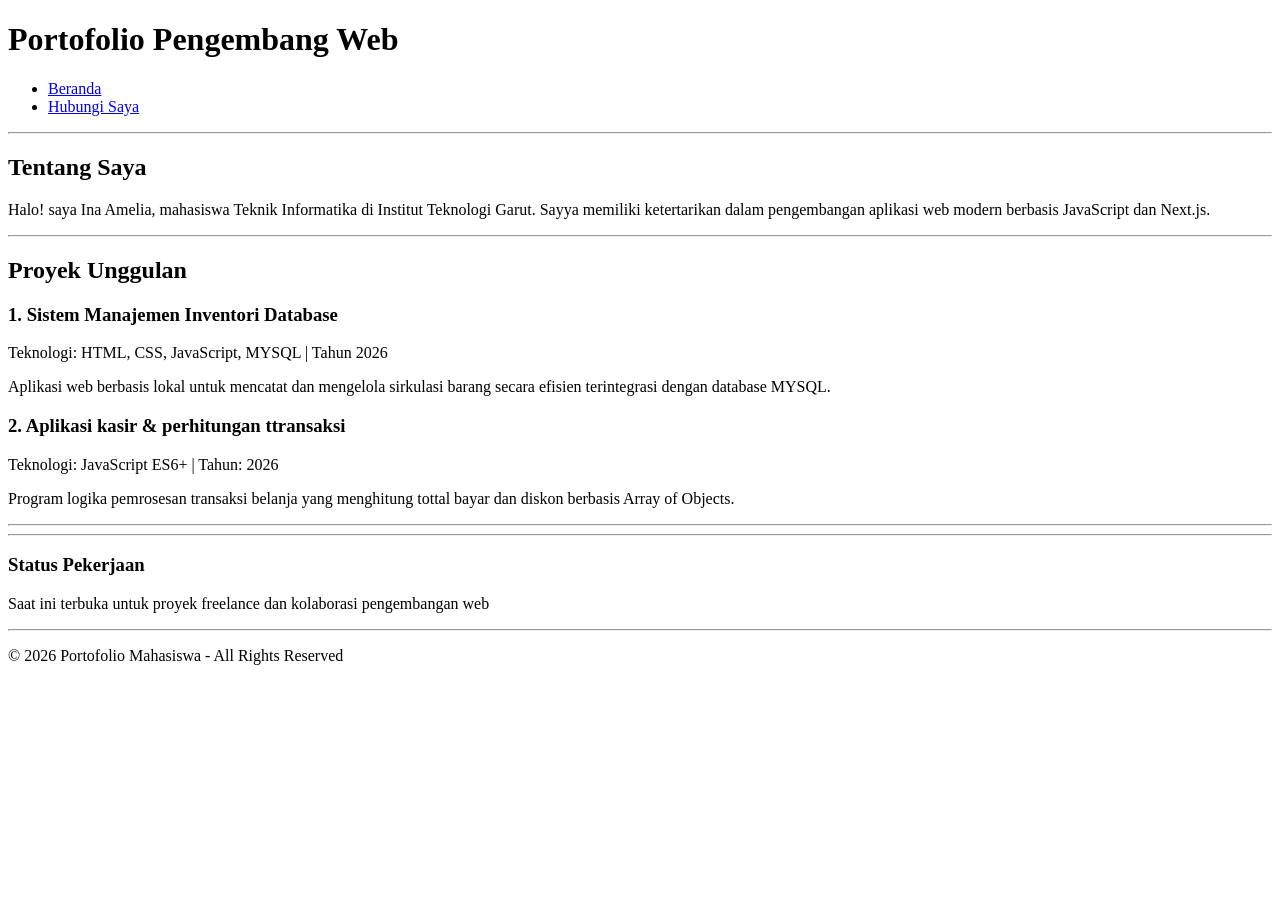
<file: Modul 2/index.html>
<!DOCTYPE html>
<html lang="en">
<head>
    <meta charset="UTF-8">
    <meta name="viewport" content="width=device-width, initial-scale=1.0">
    <title>Modul 2 - Web Portofolio Mahasiswa</title>
</head>
<body>
    <header>
        <h1> Portofolio Pengembang Web</h1>
        <nav>
            <ul>
                <li><a href="index.html">Beranda</a></li>
                <li><a href="kontak.html">Hubungi Saya</a></li>
            </ul>
        </nav>
    </header>

    <hr>

    <main>
        <section id="tentang">
            <h2>Tentang Saya</h2>
            <p>Halo! saya Ina Amelia, mahasiswa Teknik Informatika di Institut Teknologi Garut. Sayya memiliki ketertarikan dalam pengembangan aplikasi web modern berbasis JavaScript dan Next.js.</p>
        </section>

        <hr>

        <section id="proyek">
            <h2>Proyek Unggulan</h2>

            <article>
                <header>
                    <h3>1. Sistem Manajemen Inventori Database</h3>
                    <p>Teknologi: HTML, CSS, JavaScript, MYSQL | Tahun
    <time datetime="2026">2026 </time></p>
                </header>
                <p>Aplikasi web berbasis lokal untuk mencatat dan
                    mengelola sirkulasi barang secara efisien terintegrasi
                    dengan database MYSQL.</p>

            </article>

            <article> 
                <header>
                    <h3>2. Aplikasi kasir & perhitungan ttransaksi </h3>
                    <p>Teknologi: JavaScript ES6+  | Tahun: 
    <time datetime="2026">2026</time></p>
                </header>
                <p>Program logika pemrosesan transaksi belanja yang menghitung tottal
    bayar dan diskon berbasis Array of Objects.</p>
            </article>
        </section>

        <hr>
    </main>
    <hr>

    <aside> 
        <h3>Status Pekerjaan</h3>
        <p>Saat ini terbuka untuk proyek freelance dan kolaborasi pengembangan web</p>
    </aside>

    <hr>

    <footer> 
        <p>&copy; 2026 Portofolio Mahasiswa - All Rights Reserved</p>
    </footer>
    
</body>
</html>
</file>
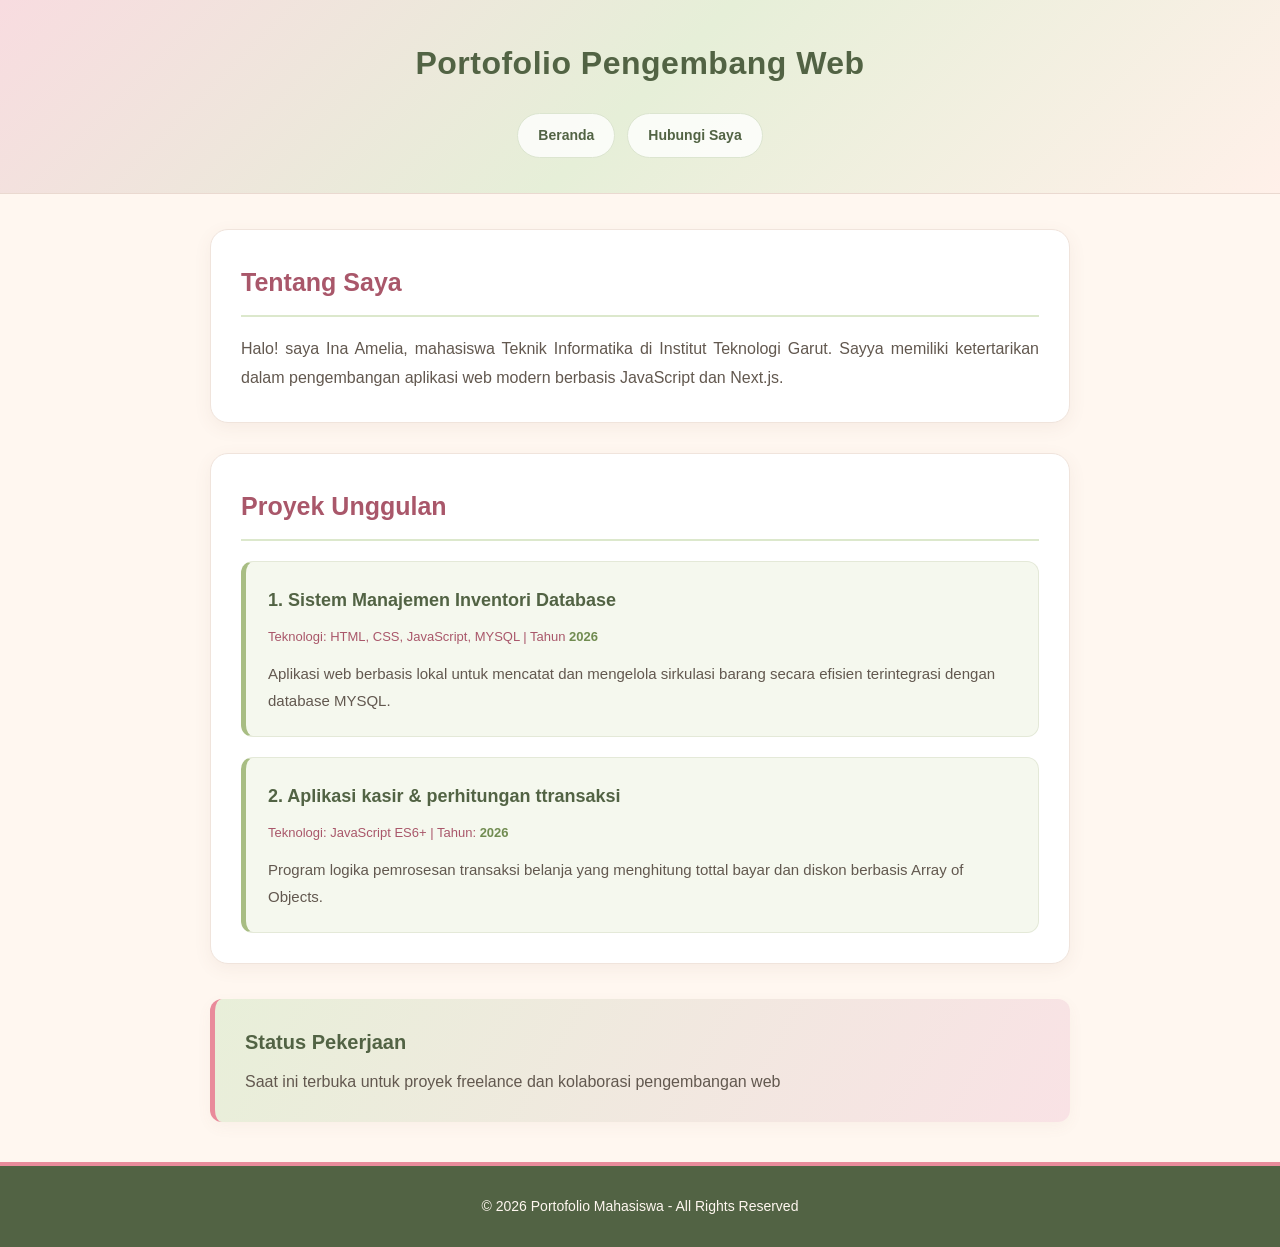
<file: Pertemuan 3/index.html>
<!DOCTYPE html>
<html lang="en">
<head>
    <meta charset="UTF-8">
    <meta name="viewport" content="width=device-width, initial-scale=1.0">
    <title>Modul 2 - Web Portofolio Mahasiswa</title>
    <link rel="stylesheet" href="index.css">
</head>
<body>
    <header>
        <h1> Portofolio Pengembang Web</h1>
        <nav>
            <ul>
                <li><a href="index.html">Beranda</a></li>
                <li><a href="kontak.html">Hubungi Saya</a></li>
            </ul>
        </nav>
    </header>

    <hr>

    <main>
        <section id="tentang">
            <h2>Tentang Saya</h2>
            <p>Halo! saya Ina Amelia, mahasiswa Teknik Informatika di Institut Teknologi Garut. Sayya memiliki ketertarikan dalam pengembangan aplikasi web modern berbasis JavaScript dan Next.js.</p>
        </section>

        <hr>

        <section id="proyek">
            <h2>Proyek Unggulan</h2>

            <article>
                <header>
                    <h3>1. Sistem Manajemen Inventori Database</h3>
                    <p>Teknologi: HTML, CSS, JavaScript, MYSQL | Tahun
    <time datetime="2026">2026 </time></p>
                </header>
                <p>Aplikasi web berbasis lokal untuk mencatat dan
                    mengelola sirkulasi barang secara efisien terintegrasi
                    dengan database MYSQL.</p>

            </article>

            <article> 
                <header>
                    <h3>2. Aplikasi kasir & perhitungan ttransaksi </h3>
                    <p>Teknologi: JavaScript ES6+  | Tahun: 
    <time datetime="2026">2026</time></p>
                </header>
                <p>Program logika pemrosesan transaksi belanja yang menghitung tottal
    bayar dan diskon berbasis Array of Objects.</p>
            </article>
        </section>

        <hr>
    </main>
    <hr>

    <aside> 
        <h3>Status Pekerjaan</h3>
        <p>Saat ini terbuka untuk proyek freelance dan kolaborasi pengembangan web</p>
    </aside>

    <hr>

    <footer> 
        <p>&copy; 2026 Portofolio Mahasiswa - All Rights Reserved</p>
    </footer>
    
</body>
</html>
</file>
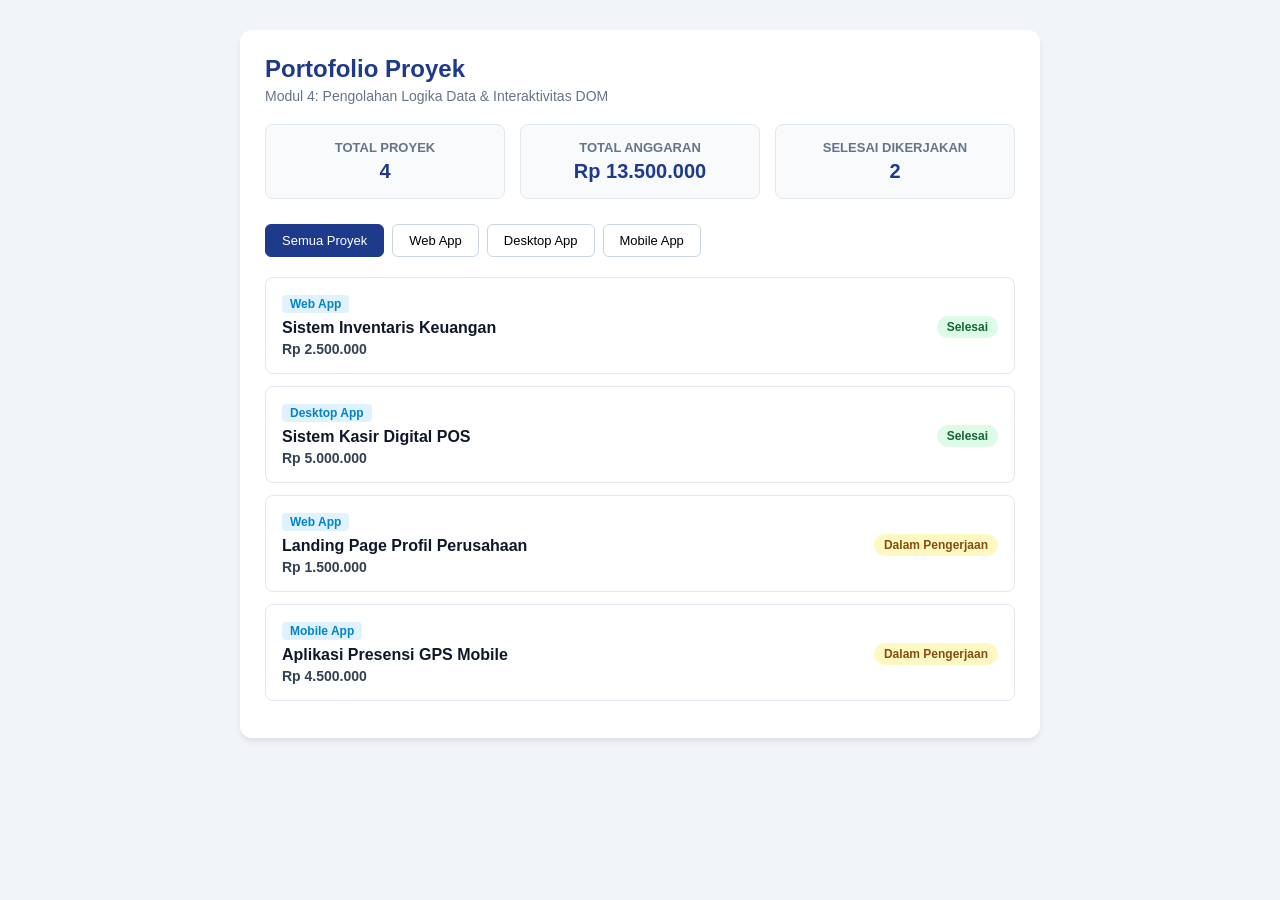
<file: Pertemuan 4/index.html>
<!DOCTYPE html> 
<html lang="id"> 
<head> 
    <meta charset="UTF-8"> 
    <meta name="viewport" content="width=device-width, initial-scale=1.0"> 
    <title>Dashboard Portofolio Proyek - Modul 4</title> 
    <style> 
        * { box-sizing: border-box; margin: 0; padding: 0; font-family: 'Segoe UI', Tahoma, Geneva, sans-serif; } 
        body { background-color: #f1f5f9; color: #0f172a; padding: 30px 15px; } 
        .container { max-width: 800px; margin: 0 auto; background: #ffffff; border-radius: 12px; padding: 25px; 
box-shadow: 0 4px 6px -1px rgba(0, 0, 0, 0.1); } 
        h1 { color: #1e3a8a; font-size: 24px; margin-bottom: 5px; } 
        p.subtitle { color: #64748b; margin-bottom: 20px; font-size: 14px; } 
        .stats-grid { display: grid; grid-template-columns: repeat(auto-fit, minmax(200px, 1fr)); gap: 15px; 
margin-bottom: 25px; } 
        .stat-card { background: #f8fafc; border: 1px solid #e2e8f0; border-radius: 8px; padding: 15px; text-align: center; } 
        .stat-card h3 { font-size: 13px; color: #64748b; text-transform: uppercase; margin-bottom: 5px; } 
        .stat-card p { font-size: 20px; font-weight: bold; color: #1e3a8a; } 
        .filter-group { display: flex; gap: 8px; margin-bottom: 20px; flex-wrap: wrap; } 
        .btn-filter { padding: 8px 16px; border: 1px solid #cbd5e1; background: #ffffff; border-radius: 6px; 
cursor: pointer; font-size: 13px; font-weight: 500; transition: all 0.2s; } 
        .btn-filter.active, .btn-filter:hover { background: #1e3a8a; color: #ffffff; border-color: #1e3a8a; } 
        .project-card { border: 1px solid #e2e8f0; border-radius: 8px; padding: 16px; margin-bottom: 12px; 
display: flex; justify-content: space-between; align-items: center; background: #ffffff; transition: transform 
0.15s ease; } 
        .project-card:hover { transform: translateY(-2px); box-shadow: 0 4px 6px rgba(0,0,0,0.05); } 
        .project-info h4 { font-size: 16px; color: #0f172a; margin-bottom: 4px; } 
        .project-category { display: inline-block; font-size: 12px; color: #0284c7; background: #e0f2fe; padding: 
2px 8px; border-radius: 4px; margin-bottom: 6px; font-weight: 600; } 
        .project-budget { font-size: 14px; color: #334155; font-weight: 600; } 
        .badge { padding: 4px 10px; border-radius: 20px; font-size: 12px; font-weight: 600; } 
        .badge-success { background: #dcfce7; color: #166534; } 
        .badge-pending { background: #fef9c3; color: #854d0e; } 
    </style> 
</head> 
<body> 
    <div class="container"> 
       <h1>Portofolio Proyek</h1> 
        <p class="subtitle">Modul 4: Pengolahan Logika Data & Interaktivitas DOM</p> 
 
        <!-- Kartu Ringkasan Statistik --> 
        <div class="stats-grid"> 
            <div class="stat-card"> 
                <h3>Total Proyek</h3> 
                <p id="stat-total-projects">0</p> 
            </div> 
            <div class="stat-card"> 
                <h3>Total Anggaran</h3> 
                <p id="stat-total-budget">Rp 0</p> 
            </div> 
            <div class="stat-card"> 
                <h3>Selesai Dikerjakan</h3> 
                <p id="stat-completed-projects">0</p> 
            </div> 
        </div> 
 
        <!-- Tombol Filter Kategori --> 
        <div class="filter-group"> 
            <button class="btn-filter active" data-category="Semua">Semua Proyek</button> 
            <button class="btn-filter" data-category="Web App">Web App</button> 
            <button class="btn-filter" data-category="Desktop App">Desktop App</button> 
            <button class="btn-filter" data-category="Mobile App">Mobile App</button> 
        </div> 
 
        <!-- Kontainer Daftar Proyek --> 
        <div id="project-list"></div> 
    </div> 
 
    <script src="main.js"></script> 
</body> 
</html>
</file>
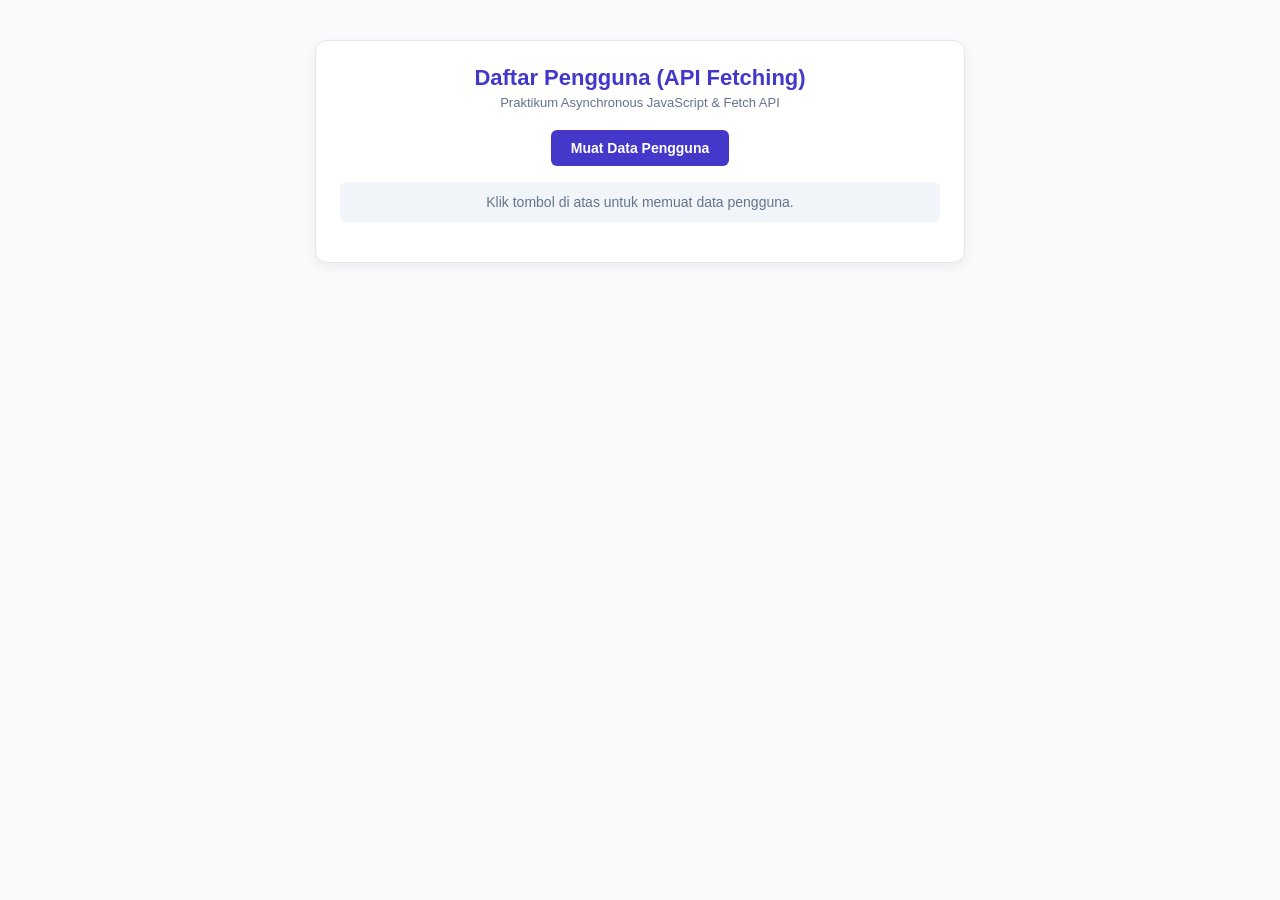
<file: Pertemuan 6/index.html>
<!DOCTYPE html>
<html lang="id">

<head>
    <meta charset="UTF-8">
    <meta name="viewport" content="width=device-width, initial-scale=1.0">
    <title>Modul 6 - User Directory App</title>
    <link rel="stylesheet" href="style.css">
</head>

<body>
    <div class="container">
        <h2>Daftar Pengguna (API Fetching)</h2>
        <p class="subtitle">Praktikum Asynchronous JavaScript & Fetch API</p>

        <!-- Tombol Aksi -->
        <div class="actions-bar">
            <button id="btnFetch" class="btn-primary">Muat Data Pengguna</button>
        </div>
        <!-- Indikator Status (Loading & Pesan Error) -->
        <div id="statusMessage" class="status-msg">Klik tombol di atas untuk memuat
            data pengguna.</div>
        <!-- Kontainer Kartu Pengguna -->
        <div id="userList" class="user-grid"></div>
    </div>
    <script src="script.js"></script>
</body>

</html>
</file>
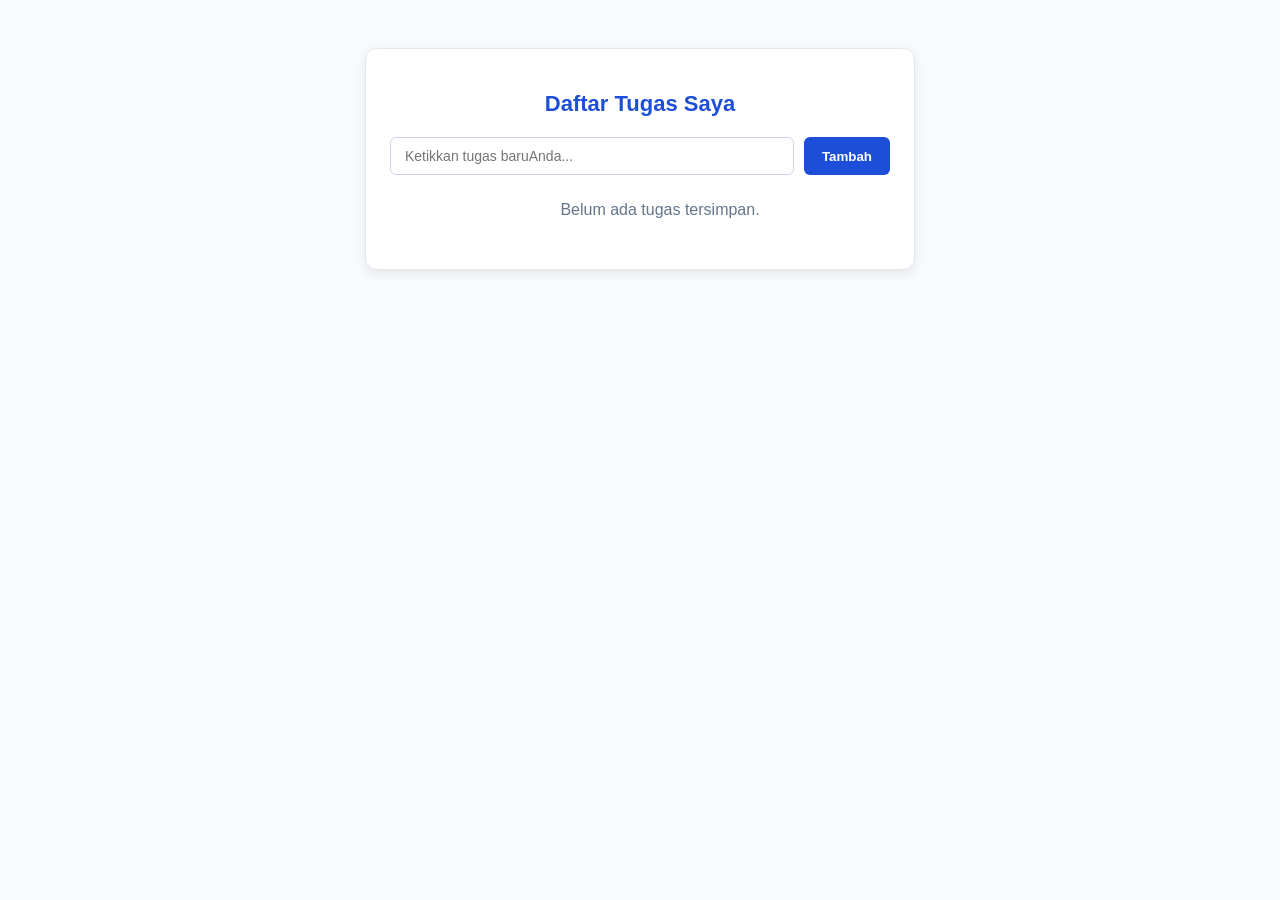
<file: Pertemuan 5/praktikum_lab/index.html>
<!DOCTYPE html>
<html lang="id">
<head>
    <meta charset="UTF-8">
    <meta name="viewport" content="width=device-width, initial-scale=1.0">
    <title>Aplikasi To-Do List - Modul 5</title>
    <link rel="stylesheet" href="style.css">
</head>
<body>
    <div class="todo-app">
    <h2>Daftar Tugas Saya</h2>

        <!-- Form tambah input Tugas -->
        <form id="todoForm" novalidate>
            <div class="input-section">
                <input type="text" id="taskInput" placeholder="Ketikkan tugas baru
Anda...">
            <button type="submit" class="add-btn">Tambah</button>
        </div>
        <div class="error-message" id="inputError">Tugas tidak boleh kosong atau
kurang dari 3 karakter!</div>
    </form>

        <!-- Daftar Tugas -->
        <ul class="todo-list" id="todoList"></ul>
    </div>
    <script src="script.js"></script>
</body>
</html>
</file>
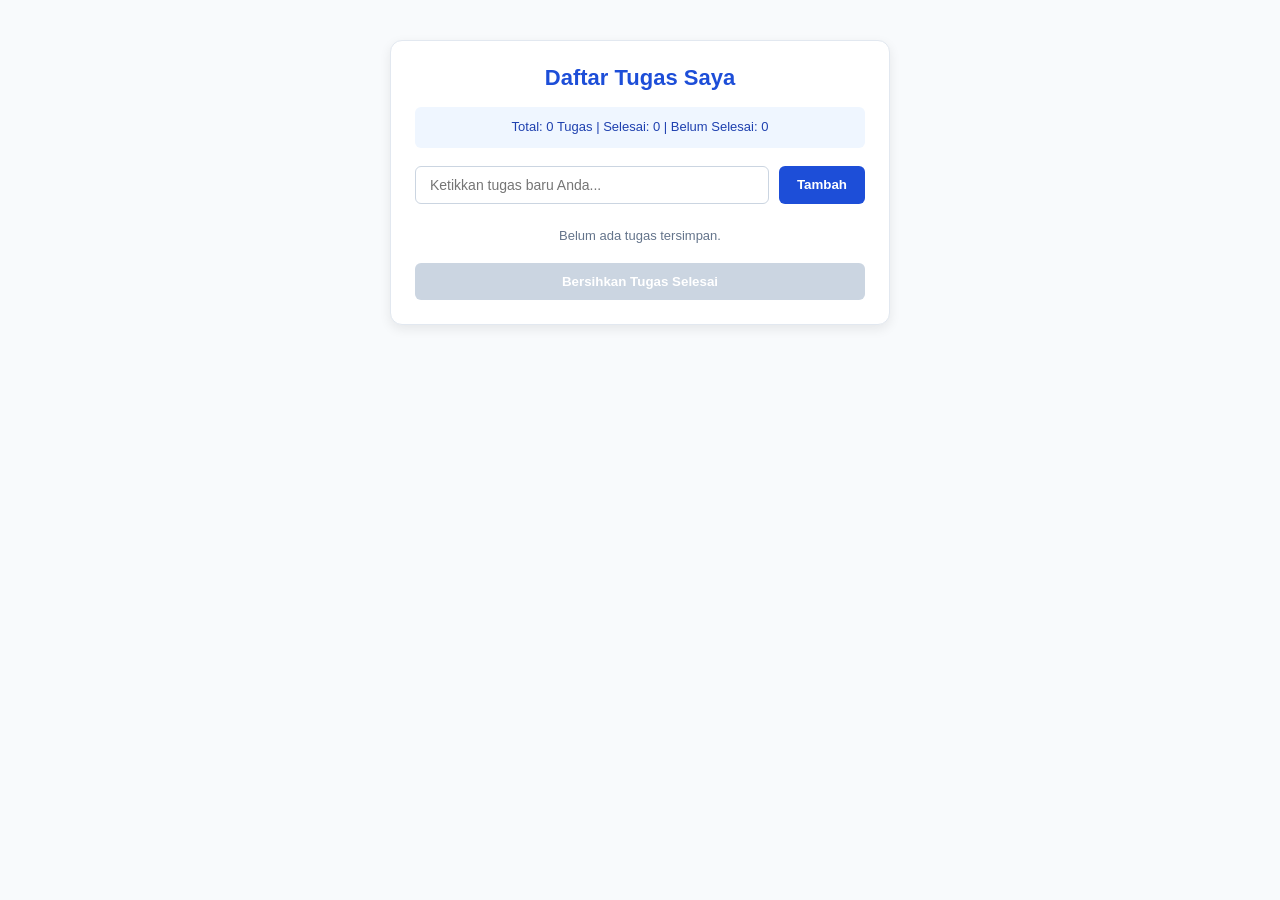
<file: Pertemuan 5/tugas_p5/index.html>
<!DOCTYPE html>
<html lang="id">
<head>
    <meta charset="UTF-8">
    <meta name="viewport" content="width=device-width, initial-scale=1.0">
    <title>Aplikasi To-Do List - Modul 5</title>
    <link rel="stylesheet" href="style.css">
</head>
<body>
    <div class="todo-app">
        <h2>Daftar Tugas Saya</h2>

        <!-- Fitur 1: Penghitung Jumlah Tugas -->
        <p class="task-counter" id="taskCounter">
            Total: 0 Tugas | Selesai: 0 | Belum Selesai: 0
        </p>

        <!-- porm Input Tugas -->
        <form id="todoForm" novalidate>
            <div class="input-section">
                <input
                    type="text"
                    id="taskInput"
                    placeholder="Ketikkan tugas baru Anda..."
                >
                <button type="submit" class="add-btn">
                    Tambah
                </button>
            </div>

            <div class="error-message" id="inputError">
                Tugas tidak boleh kosong atau kurang dari 3 karakter!
            </div>
        </form>

        <!-- Daftar Tugas -->
        <ul class="todo-list" id="todoList"></ul>

        <!-- Fitur 2: Bersihkan Tugas Selesai -->
        <button
            type="button"
            id="clearCompletedBtn"
            class="clear-btn"
        >
            Bersihkan Tugas Selesai
        </button>
    </div>

    <script src="script.js"></script>
</body>
</html>
</file>
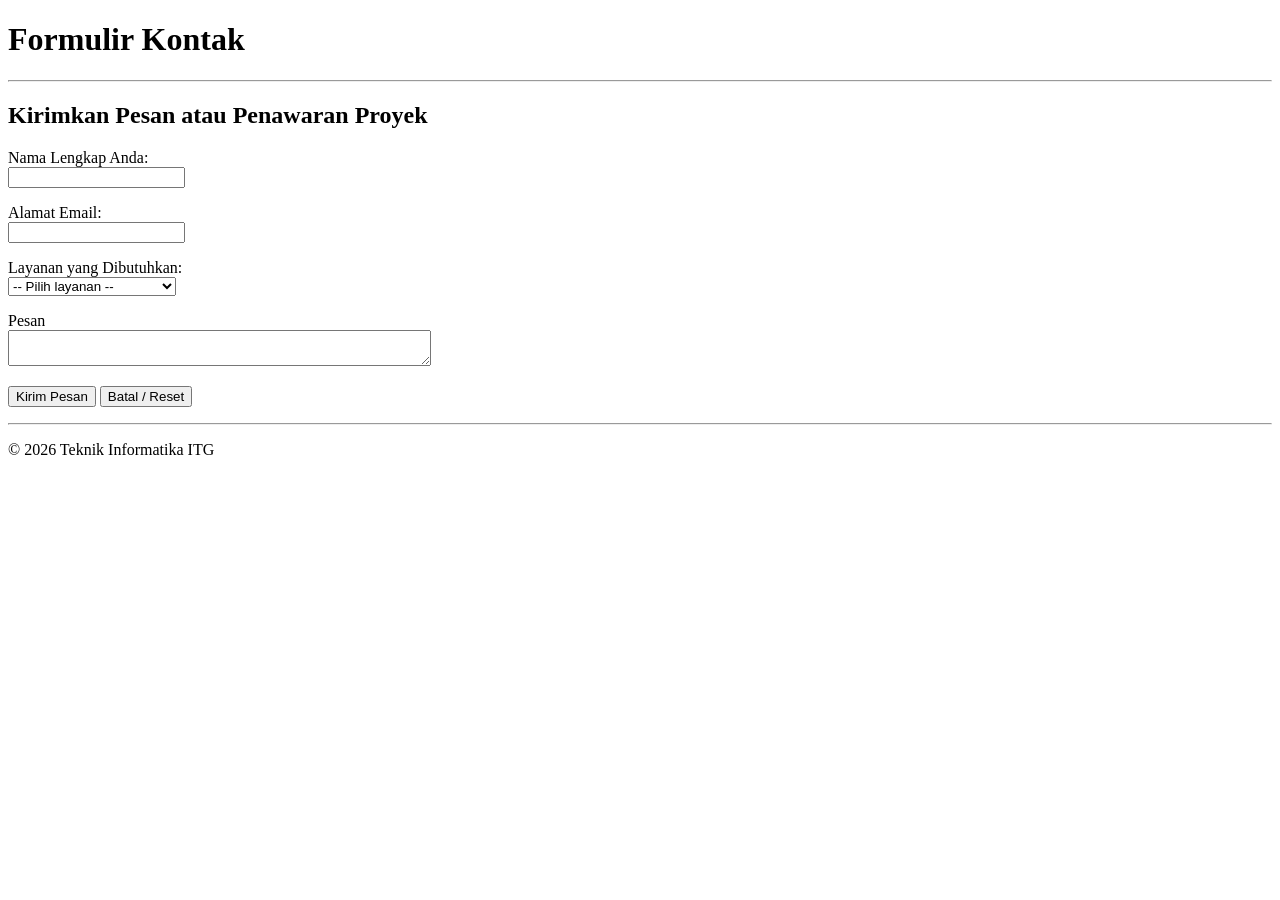
<file: Modul 2/kontak.html>
<!DOCTYPE html>
<html lang="en">
<head>
    <meta charset="UTF-8">
    <meta name="viewport" content="width=device-width, initial-scale=1.0">
    <title>Modul 2 - Form Kontak</title>
</head>
<body>
    <header>
        <h1>Formulir Kontak</h1>
    </header>

    <hr>

    <main>
        <section>
            <h2>Kirimkan Pesan atau Penawaran Proyek</h2>
            <form> 

                <p>
                    <label for="nama_pengirim">Nama Lengkap Anda:</label><br>
                    <input type="text" id="nama_pengirim" name="nama_pengirim">
                </p>

                <p>
                    <label for="email_pengirim">Alamat Email:</label><br>
                    <input type="email"id="email_pengirim" name="email_pengirim">
                </p>

                <p>
                    <label for="jenis_layanan">Layanan yang Dibutuhkan:</label><br>
                    <select id="jenis_layanan" name="jenis_layanan">
                        <option value="">-- Pilih layanan --</option>
                        <option value="web">Pembuatan Web</option>
                        <option value="app">Pengembangan APlikasi</option>
                        <option value="other">Lain-lain</option>
                    </select>
                </p>

                <p>
                    <label for="pesan">Pesan</label><br>
                    <textarea id="pesan" name ="pesan" rowrs="6"cols="50"></textarea>
                </p>

                <p>
                    <button type="submit">Kirim Pesan</button>
                    <button type="reset">Batal / Reset</button>
                </p>
            </form>
        </section>
    </main>

    <hr>
    <footer>
        <p>&copy; 2026 Teknik Informatika ITG</p>
    </footer>
</body>
</html>
</file>
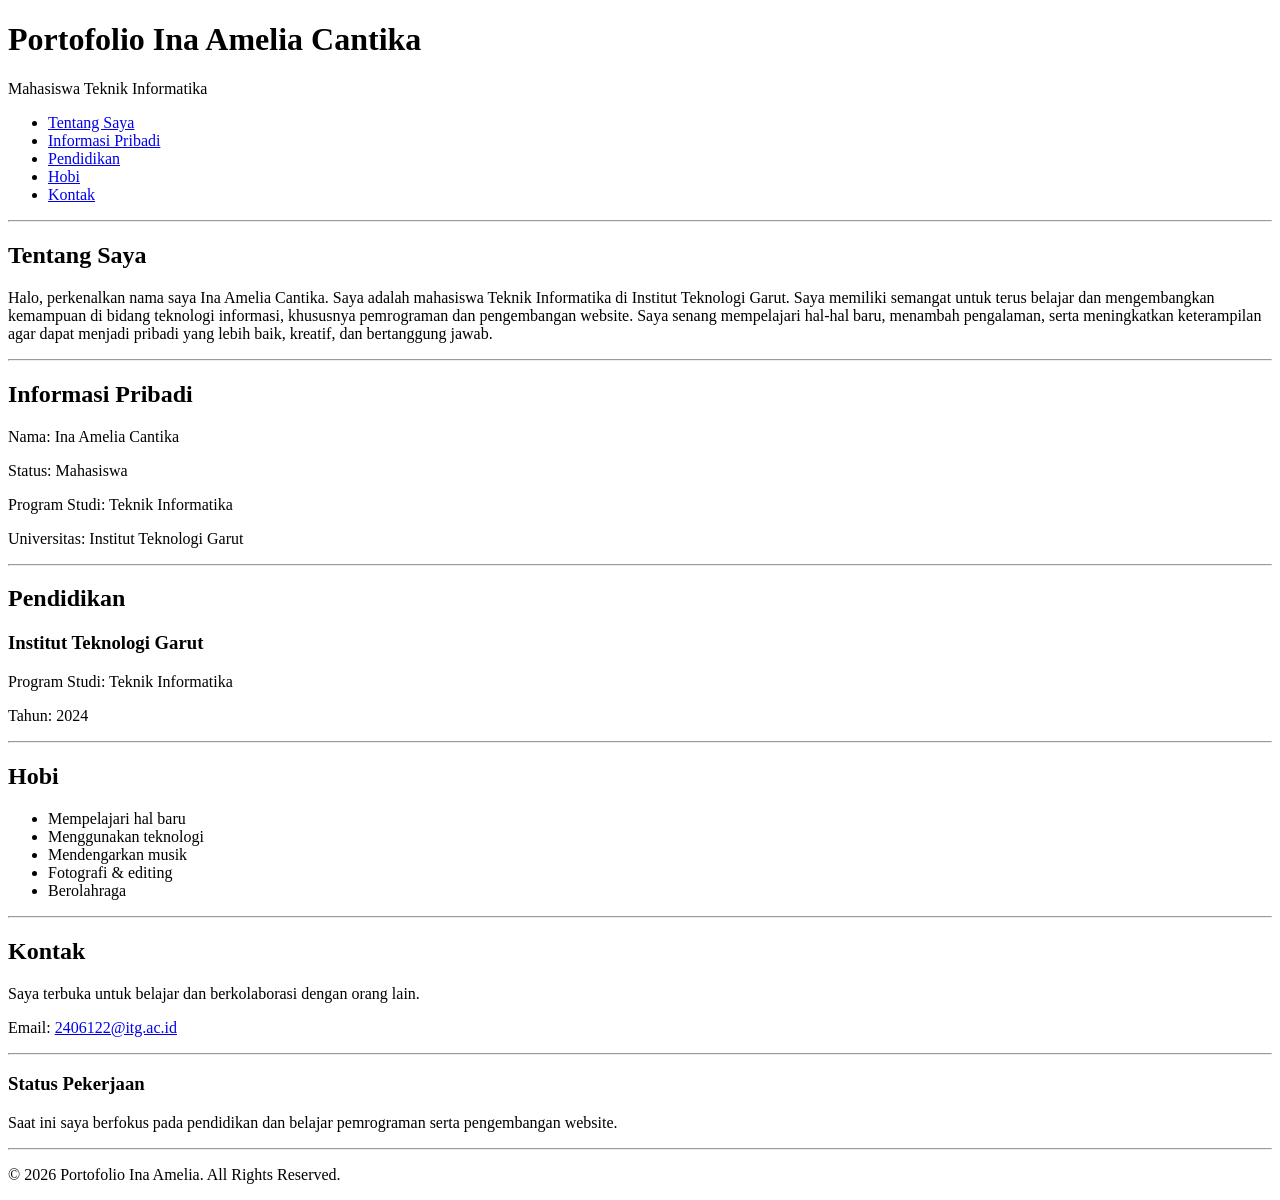
<file: Modul 2/portofolio.html>
<!DOCTYPE html>
<html lang="id">
<head>
    <meta charset="UTF-8">
    <meta name="viewport" content="width=device-width, initial-scale=1.0">
    <title>Portofolio Ina Amelia Cantika</title>
</head>
<body>

    <header>
        <h1>Portofolio Ina Amelia Cantika</h1>
        <p>Mahasiswa Teknik Informatika</p>

        <nav>
            <ul>
                <li><a href="#tentang">Tentang Saya</a></li>
                <li><a href="#informasi">Informasi Pribadi</a></li>
                <li><a href="#pendidikan">Pendidikan</a></li>
                <li><a href="#hobi">Hobi</a></li>
                <li><a href="#kontak">Kontak</a></li>
            </ul>
        </nav>
    </header>

    <hr>

    <main>

        <section id="tentang">
            <h2>Tentang Saya</h2>
            <p>
                Halo, perkenalkan nama saya Ina Amelia Cantika. Saya adalah mahasiswa Teknik Informatika di Institut Teknologi Garut. Saya memiliki semangat untuk terus belajar dan mengembangkan kemampuan di bidang teknologi informasi, khususnya pemrograman dan pengembangan website. Saya senang mempelajari hal-hal baru, menambah pengalaman, serta meningkatkan keterampilan agar dapat menjadi pribadi yang lebih baik, kreatif, dan bertanggung jawab.

            </p>
        </section>

        <hr>

        <section id="informasi">
            <h2>Informasi Pribadi</h2>
            <p>Nama: Ina Amelia Cantika</p>
            <p>Status: Mahasiswa</p>
            <p>Program Studi: Teknik Informatika</p>
            <p>Universitas: Institut Teknologi Garut</p>
        </section>

        <hr>

        <section id="pendidikan">
            <h2>Pendidikan</h2>

            <article>
                <h3>Institut Teknologi Garut</h3>
                <p>Program Studi: Teknik Informatika</p>
                <p>
                    Tahun: <time datetime="2024">2024</time>
                </p>
            </article>
        </section>

        <hr>

        <section id="hobi">
            <h2>Hobi</h2>
            <ul>
                <li>Mempelajari hal baru</li>
                <li>Menggunakan teknologi</li>
                <li>Mendengarkan musik</li>
                <li>Fotografi & editing</li>
                <li>Berolahraga</li>
            </ul>
        </section>

        <hr>

        <section id="kontak">
            <h2>Kontak</h2>
            <p>
                Saya terbuka untuk belajar dan berkolaborasi
                dengan orang lain.
            </p>
            <p>
                Email:
                <a href="mailto:2406122@itg.ac.id">
                    2406122@itg.ac.id
                </a>
            </p>
        </section>

    </main>

    <hr>

    <aside>
        <h3>Status Pekerjaan</h3>
        <p>
            Saat ini saya berfokus pada pendidikan dan belajar
            pemrograman serta pengembangan website.
        </p>
    </aside>

    <hr>

    <footer>
        <p>
            &copy; 2026 Portofolio Ina Amelia.
            All Rights Reserved.
        </p>
    </footer>

</body>
</html>
</file>
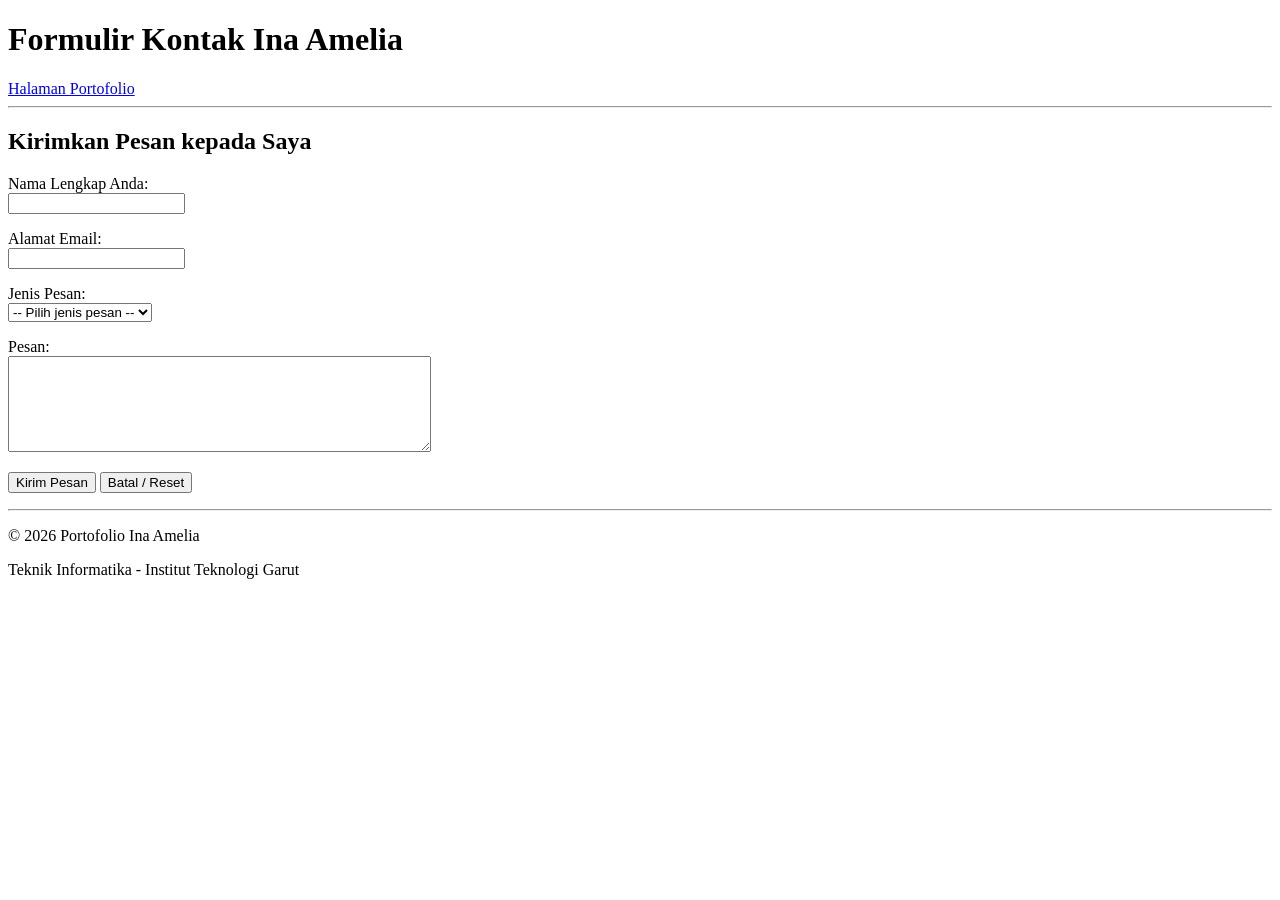
<file: Modul 2/resume_biodata.html>
<!DOCTYPE html>
<html lang="id">
<head>
    <meta charset="UTF-8">
    <meta name="viewport" content="width=device-width, initial-scale=1.0">
    <title>Modul 2 - Form Kontak Ina Amelia</title>
</head>
<body>

    <header>
        <h1>Formulir Kontak Ina Amelia</h1>
        <nav>
            <a href="portofolio.html">Halaman Portofolio</a>
        </nav>
    </header>

    <hr>

    <main>
        <section>
            <h2>Kirimkan Pesan kepada Saya</h2>

            <form>

                <p>
                    <label for="nama_pengirim">
                        Nama Lengkap Anda:
                    </label><br>
                    <input type="text"
                           id="nama_pengirim"
                           name="nama_pengirim"
                           required>
                </p>

                <p>
                    <label for="email_pengirim">
                        Alamat Email:
                    </label><br>
                    <input type="email"
                           id="email_pengirim"
                           name="email_pengirim"
                           required>
                </p>

                <p>
                    <label for="jenis_pesan">
                        Jenis Pesan:
                    </label><br>
                    <select id="jenis_pesan" name="jenis_pesan" required>
                        <option value="">-- Pilih jenis pesan --</option>
                        <option value="pertanyaan">Pertanyaan</option>
                        <option value="kerja_sama">Kerja Sama</option>
                        <option value="saran">Saran</option>
                        <option value="lainnya">Lain-lain</option>
                    </select>
                </p>

                <p>
                    <label for="pesan">
                        Pesan:
                    </label><br>
                    <textarea id="pesan"
                              name="pesan"
                              rows="6"
                              cols="50"
                              required></textarea>
                </p>

                <p>
                    <button type="submit">Kirim Pesan</button>
                    <button type="reset">Batal / Reset</button>
                </p>

            </form>
        </section>
    </main>

    <hr>

    <footer>
        <p>&copy; 2026 Portofolio Ina Amelia</p>
        <p>Teknik Informatika - Institut Teknologi Garut</p>
    </footer>

</body>
</html>
</file>
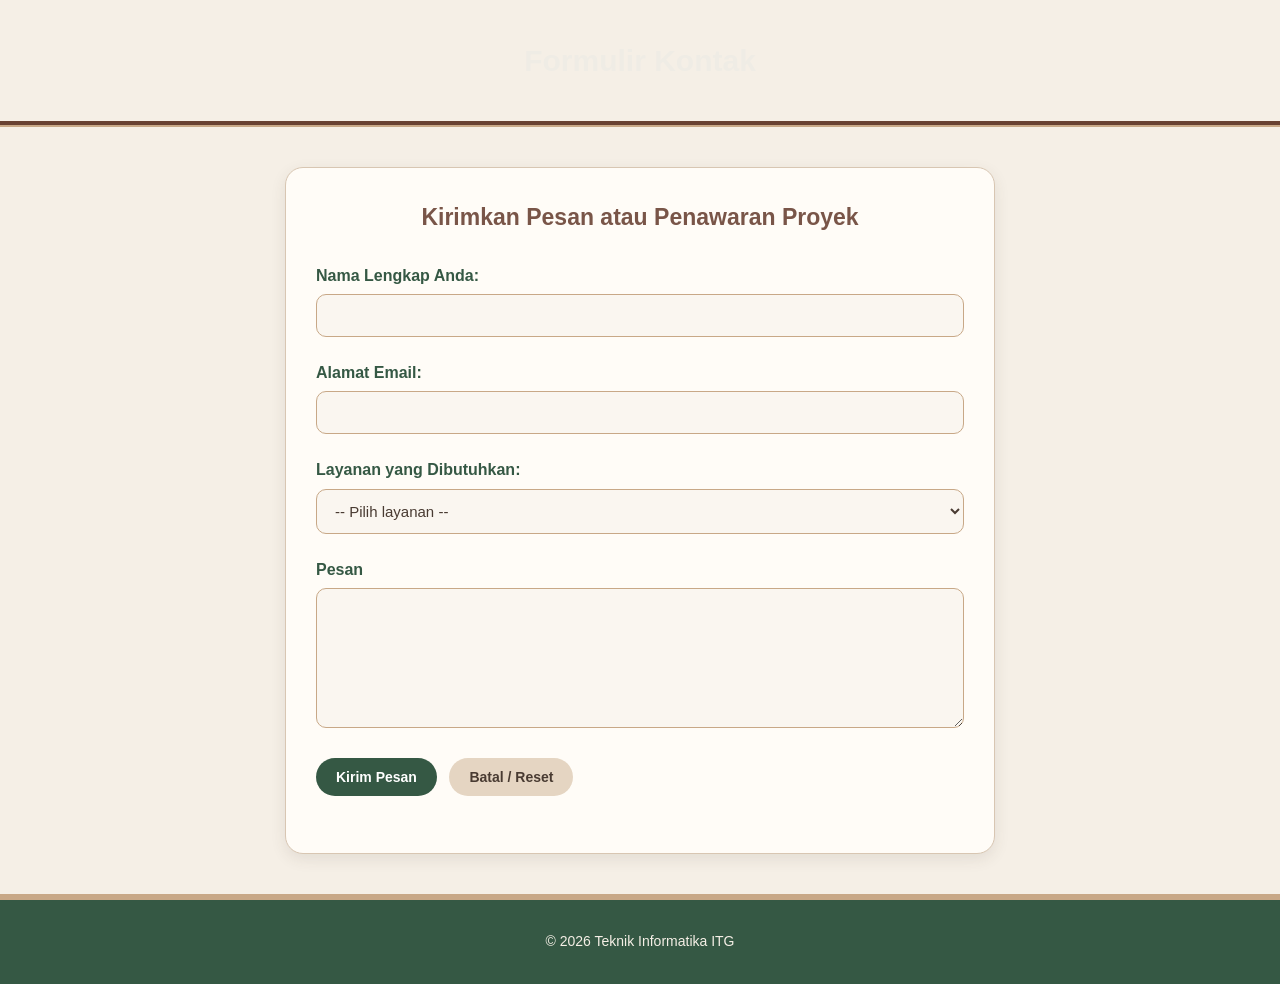
<file: Pertemuan 3/kontak.html>
<!DOCTYPE html>
<html lang="en">
<head>
    <meta charset="UTF-8">
    <meta name="viewport" content="width=device-width, initial-scale=1.0">
    <title>Modul 2 - Form Kontak</title>
    <link rel="stylesheet" href="kontak.css">
</head>
<body>
    <header>
        <h1>Formulir Kontak</h1>
    </header>

    <hr>

    <main>
        <section>
            <h2>Kirimkan Pesan atau Penawaran Proyek</h2>
            <form> 

                <p>
                    <label for="nama_pengirim">Nama Lengkap Anda:</label><br>
                    <input type="text" id="nama_pengirim" name="nama_pengirim">
                </p>

                <p>
                    <label for="email_pengirim">Alamat Email:</label><br>
                    <input type="email"id="email_pengirim" name="email_pengirim">
                </p>

                <p>
                    <label for="jenis_layanan">Layanan yang Dibutuhkan:</label><br>
                    <select id="jenis_layanan" name="jenis_layanan">
                        <option value="">-- Pilih layanan --</option>
                        <option value="web">Pembuatan Web</option>
                        <option value="app">Pengembangan APlikasi</option>
                        <option value="other">Lain-lain</option>
                    </select>
                </p>

                <p>
                    <label for="pesan">Pesan</label><br>
                    <textarea id="pesan" name ="pesan" rowrs="6"cols="50"></textarea>
                </p>

                <p>
                    <button type="submit">Kirim Pesan</button>
                    <button type="reset">Batal / Reset</button>
                </p>
            </form>
        </section>
    </main>

    <hr>
    <footer>
        <p>&copy; 2026 Teknik Informatika ITG</p>
    </footer>
</body>
</html>
</file>
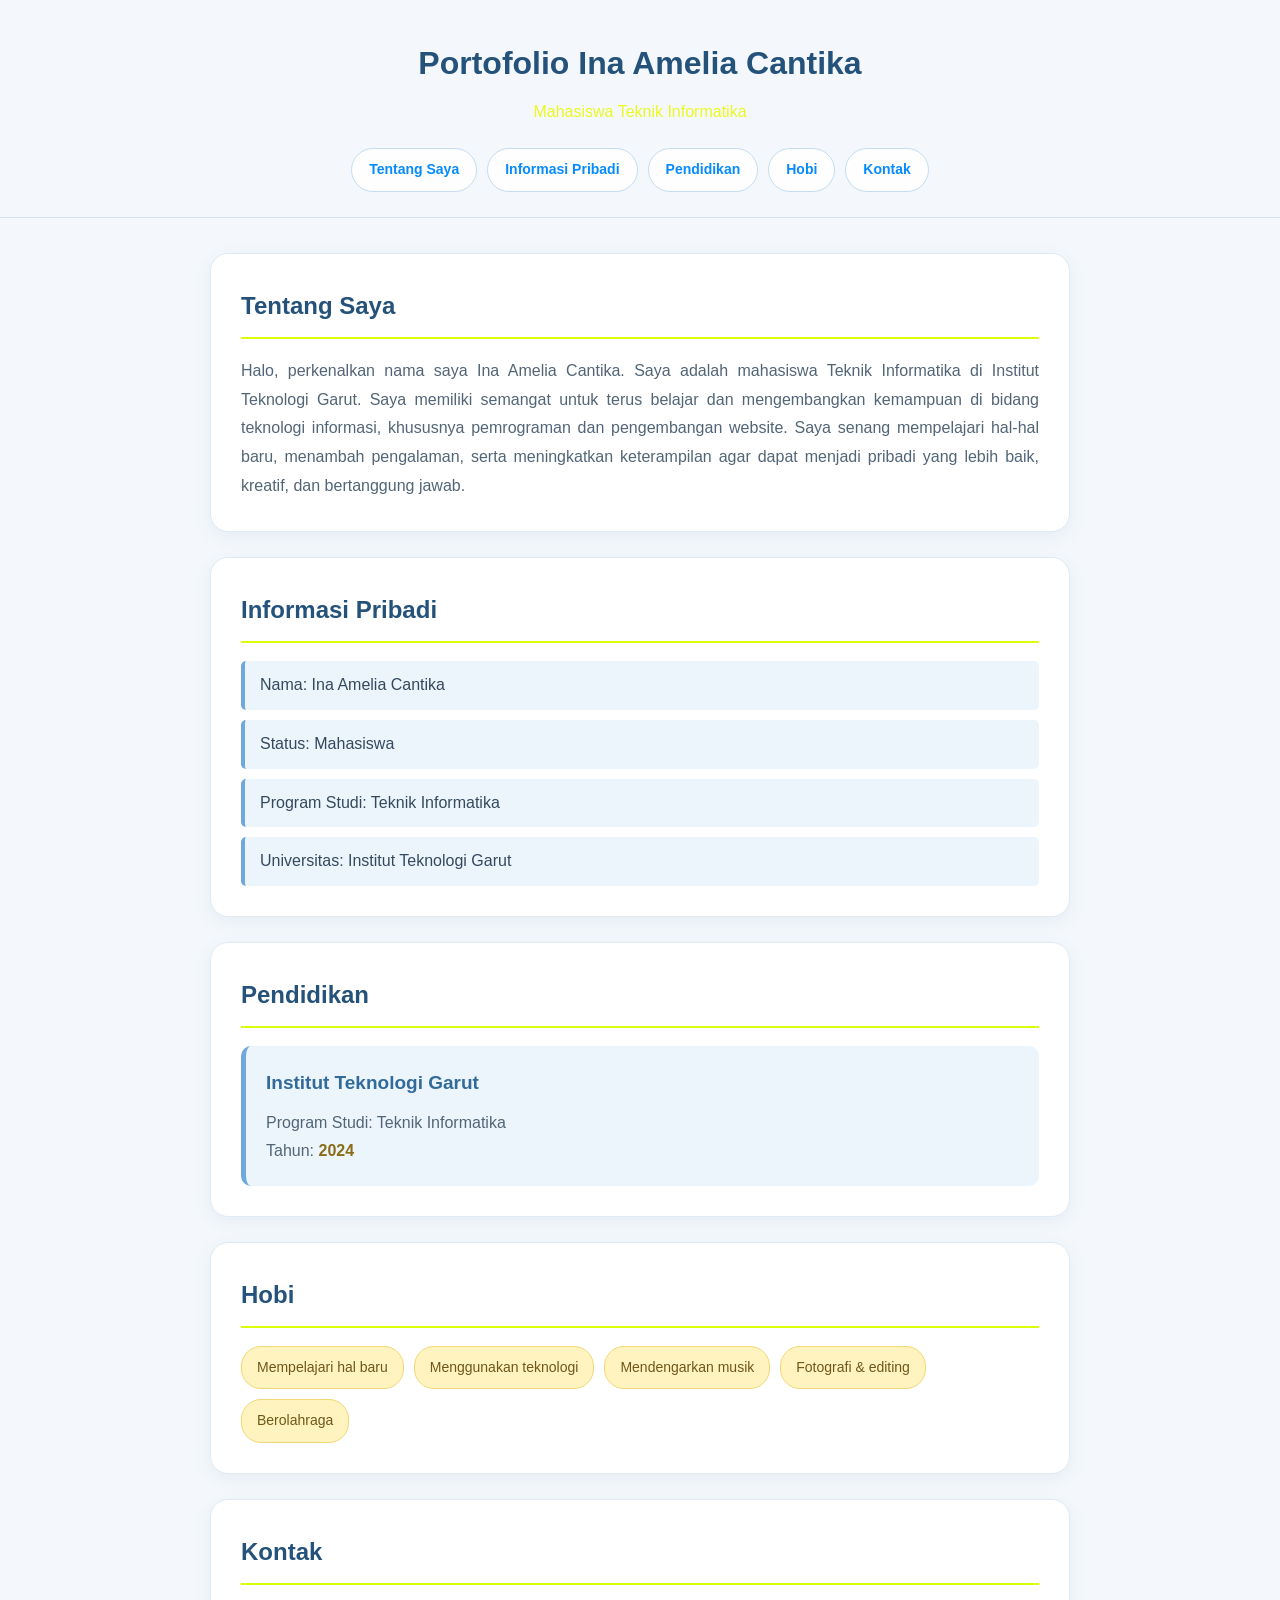
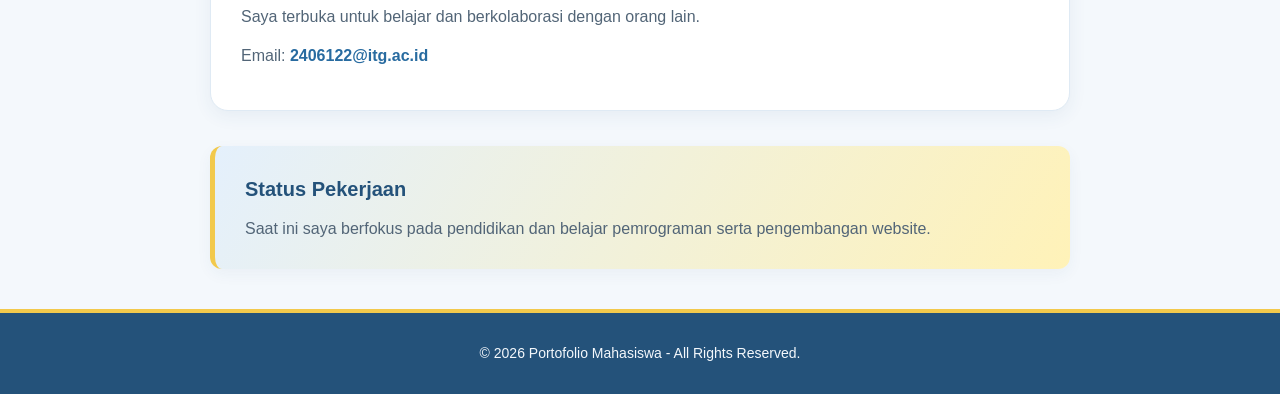
<file: Pertemuan 3/portofolio.html>
<!DOCTYPE html>
<html lang="id">
<head>
    <meta charset="UTF-8">
    <meta name="viewport" content="width=device-width, initial-scale=1.0">
    <title>Portofolio Ina Amelia Cantika</title>
    <link rel="stylesheet" href="portofolio.css">
</head>
<body>

    <header>
        <h1>Portofolio Ina Amelia Cantika</h1>
        <p>Mahasiswa Teknik Informatika</p>

        <nav>
            <ul>
                <li><a href="#tentang">Tentang Saya</a></li>
                <li><a href="#informasi">Informasi Pribadi</a></li>
                <li><a href="#pendidikan">Pendidikan</a></li>
                <li><a href="#hobi">Hobi</a></li>
                <li><a href="#kontak">Kontak</a></li>
            </ul>
        </nav>
    </header>

    <hr>

    <main>

        <section id="tentang">
            <h2>Tentang Saya</h2>
            <p>
                Halo, perkenalkan nama saya Ina Amelia Cantika. Saya adalah mahasiswa Teknik Informatika di Institut Teknologi Garut. Saya memiliki semangat untuk terus belajar dan mengembangkan kemampuan di bidang teknologi informasi, khususnya pemrograman dan pengembangan website. Saya senang mempelajari hal-hal baru, menambah pengalaman, serta meningkatkan keterampilan agar dapat menjadi pribadi yang lebih baik, kreatif, dan bertanggung jawab.

            </p>
        </section>

        <hr>

        <section id="informasi">
            <h2>Informasi Pribadi</h2>
            <p>Nama: Ina Amelia Cantika</p>
            <p>Status: Mahasiswa</p>
            <p>Program Studi: Teknik Informatika</p>
            <p>Universitas: Institut Teknologi Garut</p>
        </section>

        <hr>

        <section id="pendidikan">
            <h2>Pendidikan</h2>

            <article>
                <h3>Institut Teknologi Garut</h3>
                <p>Program Studi: Teknik Informatika</p>
                <p>
                    Tahun: <time datetime="2024">2024</time>
                </p>
            </article>
        </section>

        <hr>

        <section id="hobi">
            <h2>Hobi</h2>
            <ul>
                <li>Mempelajari hal baru</li>
                <li>Menggunakan teknologi</li>
                <li>Mendengarkan musik</li>
                <li>Fotografi & editing</li>
                <li>Berolahraga</li>
            </ul>
        </section>

        <hr>

        <section id="kontak">
            <h2>Kontak</h2>
            <p>
                Saya terbuka untuk belajar dan berkolaborasi
                dengan orang lain.
            </p>
            <p>
                Email:
                <a href="mailto:2406122@itg.ac.id">
                    2406122@itg.ac.id
                </a>
            </p>
        </section>

    </main>

    <hr>

    <aside>
        <h3>Status Pekerjaan</h3>
        <p>
            Saat ini saya berfokus pada pendidikan dan belajar
            pemrograman serta pengembangan website.
        </p>
    </aside>

    <hr>

    <footer>
        <p>
            &copy; 2026 Portofolio Mahasiswa - All Rights Reserved.
        </p>
    </footer>

</body>
</html>
</file>
<file: Pertemuan 3/index.css>
* {
    margin: 0;
    padding: 0;
    box-sizing: border-box;
}

html {
    scroll-behavior: smooth;
}

body {
    font-family: 'Segoe UI', Arial, sans-serif;
    background-color: #fff7f0;
    color: #51483f;
    line-height: 1.8;
}

/* =========================
   HEADER UTAMA
========================= */
body > header {
    background: linear-gradient(135deg, #f8dce0, #e6efd8, #fff0e9);
    padding: 35px 20px;
    text-align: center;
    border-bottom: 1px solid #ead9d0;
}

body > header h1 {
    color: #526344;
    font-size: 32px;
    margin-bottom: 20px;
    letter-spacing: 0.5px;
}

/* =========================
   NAVIGASI
========================= */
nav {
    max-width: 900px;
    margin: auto;
}

nav ul {
    display: flex;
    justify-content: center;
    flex-wrap: wrap;
    gap: 12px;
    list-style: none;
}

nav a {
    display: inline-block;
    text-decoration: none;
    color: #526344;
    background-color: rgba(255, 255, 255, 0.8);
    padding: 9px 20px;
    border: 1px solid #dce5d0;
    border-radius: 25px;
    font-size: 14px;
    font-weight: 600;
    transition: 0.3s;
}

nav a:hover {
    background-color: #e98b9b;
    color: white;
    border-color: #e98b9b;
    transform: translateY(-2px);
}

/* =========================
   GARIS PEMBATAS
========================= */
hr {
    display: none;
}

/* =========================
   MAIN
========================= */
main {
    max-width: 900px;
    margin: 35px auto;
    padding: 0 20px;
}

/* =========================
   SECTION
========================= */
section {
    background-color: #ffffff;
    padding: 30px;
    margin-bottom: 30px;
    border: 1px solid #f0e4dc;
    border-radius: 18px;
    box-shadow: 0 5px 18px rgba(128, 91, 77, 0.07);
    transition: 0.3s;
}

section:hover {
    box-shadow: 0 8px 24px rgba(169, 87, 106, 0.12);
}

/* =========================
   JUDUL
========================= */
h2 {
    color: #a9576a;
    font-size: 25px;
    margin-bottom: 18px;
    padding-bottom: 10px;
    border-bottom: 2px solid #dce8cc;
}

h3 {
    color: #526344;
    font-size: 19px;
    margin-bottom: 8px;
}

/* =========================
   TENTANG SAYA
========================= */
#tentang p {
    color: #62584f;
    text-align: justify;
}

/* =========================
   PROYEK UNGGULAN
========================= */
#proyek article {
    padding: 22px;
    margin-top: 20px;
    background-color: #f5f8ee;
    border: 1px solid #e4e9d8;
    border-left: 5px solid #a8bd83;
    border-radius: 12px;
    transition: 0.3s;
}

#proyek article:hover {
    background-color: #fff3f3;
    border-left-color: #e98b9b;
    transform: translateY(-3px);
    box-shadow: 0 7px 18px rgba(169, 87, 106, 0.09);
}

/* Header di dalam setiap proyek */
#proyek article header {
    background: none;
    padding: 0;
    text-align: left;
    border: none;
    margin-bottom: 12px;
}

#proyek article h3 {
    color: #526344;
    font-size: 18px;
}

#proyek article header p {
    color: #a9576a;
    font-size: 13px;
    margin-top: 5px;
}

#proyek article > p {
    color: #62584f;
    font-size: 15px;
}

/* Tahun proyek */
time {
    color: #718c51;
    font-weight: bold;
}

/* =========================
   STATUS PEKERJAAN
========================= */
aside {
    max-width: 860px;
    margin: 30px auto;
    padding: 25px 30px;
    background: linear-gradient(120deg, #e8efd9, #f9e2e5);
    border-left: 5px solid #e98b9b;
    border-radius: 12px;
    box-shadow: 0 5px 15px rgba(128, 91, 77, 0.05);
}

aside h3 {
    color: #526344;
    font-size: 20px;
    margin-bottom: 8px;
}

aside p {
    color: #62584f;
}

/* =========================
   FOOTER
========================= */
footer {
    margin-top: 40px;
    padding: 25px 20px;
    text-align: center;
    background-color: #526344;
    color: #fff7f0;
    font-size: 14px;
    border-top: 4px solid #e98b9b;
}

footer p {
    margin: 3px 0;
}

/* =========================
   RESPONSIVE TABLET DAN HP
========================= */
@media (max-width: 700px) {
    body > header {
        padding: 28px 15px;
    }

    body > header h1 {
        font-size: 25px;
    }

    nav ul {
        gap: 8px;
    }

    nav a {
        padding: 8px 14px;
        font-size: 13px;
    }

    main {
        margin: 22px auto;
        padding: 0 14px;
    }

    section {
        padding: 22px 18px;
        margin-bottom: 20px;
    }

    h2 {
        font-size: 22px;
    }

    #tentang p {
        text-align: left;
    }

    #proyek article {
        padding: 18px;
    }

    #proyek article h3 {
        font-size: 17px;
    }

    aside {
        margin: 20px 14px;
        padding: 20px;
    }

    footer {
        margin-top: 25px;
        padding: 20px 12px;
    }
}

/* =========================
   HP KECIL
========================= */
@media (max-width: 400px) {
    body > header h1 {
        font-size: 22px;
    }

    nav ul {
        flex-direction: column;
        align-items: center;
        gap: 8px;
    }

    nav a {
        min-width: 150px;
    }

    section {
        padding: 18px 14px;
    }

    h2 {
        font-size: 20px;
    }

    #proyek article {
        padding: 15px;
    }
}
</file>
<file: Pertemuan 6/style.css>
* {
    box-sizing: border-box;
    margin: 0;
    padding: 0;
}

body {
    font-family: 'Segoe UI', Tahoma, Geneva, Verdana, sans-serif;
    background-color: #f8fafc;
    color: #1e293b;
    padding: 40px 20px;
    display: flex;
    justify-content: center;
}

.container {
    background: #ffffff;
    width: 100%;
    max-width: 650px;
    padding: 24px;
    border-radius: 12px;
    border: 1px solid #e2e8f0;
    box-shadow: 0 4px 12px rgba(0, 0, 0, 0.06);
}

h2 {
    color: #4338ca;
    text-align: center;
    margin-bottom: 4px;
    font-size: 22px;
}

.subtitle {
    color: #64748b;
    text-align: center;
    font-size: 13px;
    margin-bottom: 20px;
}

.actions-bar {
    display: flex;
    justify-content: center;
    margin-bottom: 16px;
}

button.btn-primary {
    background-color: #4338ca;
    color: white;
    border: none;
    padding: 10px 20px;
    border-radius: 6px;
    font-weight: bold;
    cursor: pointer;
    font-size: 14px;
    transition: background-color 0.2s;
}

button.btn-primary:hover {
    background-color: #3730a3;
}

button:disabled {
    background-color: #94a3b8;
    cursor: not-allowed;
}

.status-msg {
    text-align: center;
    font-size: 14px;
    color: #64748b;
    padding: 12px;
    border-radius: 6px;
    background-color: #f1f5f9;
    margin-bottom: 16px;
}

.status-msg.error {
    background-color: #fef2f2;
    color: #dc2626;
    border: 1px solid #fecaca;
}

.user-grid {
    display: grid;
    grid-template-columns: repeat(auto-fit, minmax(250px, 1fr));
    gap: 12px;
}

.user-card {
    background: #ffffff;
    border: 1px solid #e2e8f0;
    border-radius: 8px;
    padding: 14px;
}

.user-name {
    font-size: 15px;
    font-weight: bold;
    color: #0f172a;
    margin-bottom: 4px;
}

.user-email {
    font-size: 13px;
    color: #0284c7;
    margin-bottom: 4px;
}

.user-company {
    font-size: 12px;
    color: #64748b;
}
</file>
<file: Pertemuan 5/praktikum_lab/style.css>
{ box-sizing: border-box; margin: 0; padding: 0; }
body {
 font-family: 'Segoe UI', Tahoma, Geneva, Verdana, sans-serif;
 background-color: #f8fafc; color: #1e293b; padding: 40px 20px; display: flex;
justify-content: center;
}
.todo-app {
 background: #ffffff; width: 100%; max-width: 500px; padding: 24px; border-radius:
12px;
 border: 1px solid #e2e8f0; box-shadow: 0 4px 12px rgba(0, 0, 0, 0.08);
}
h2 { color: #1d4ed8; margin-bottom: 20px; text-align: center; font-size: 22px; }
.input-section { display: flex; gap: 10px; margin-bottom: 8px; }
input[type="text"] {
     flex: 1; padding: 10px 14px; border: 1px solid #cbd5e1; border-radius: 6px; font-size: 14px; outline: none;
}
input[type="text"].error { border-color: #dc3545; background-color: #fff5f5; }
button.add-btn {
 background-color: #1d4ed8; color: white; border: none; padding: 10px 18px;
 border-radius: 6px; font-weight: bold; cursor: pointer;
}
button.add-btn:hover { background-color: #1e40af; }
.error-message { color: #dc3545; font-size: 12px; margin-bottom: 14px; display: none;
}
.todo-list { list-style: none; margin-top: 14px; }
.todo-item {
 display: flex; align-items: center; justify-content: space-between;
 padding: 10px 12px; background-color: #f1f5f9; border-radius: 6px; margin-bottom:
8px;
}
.todo-item.completed { border-left-color: #16a34a; opacity: 0.7; }
.todo-item.completed .todo-text { text-decoration: line-through; color: #64748b; }
.todo-text { font-size: 14px; flex: 1; margin-right: 10px; }
.todo-actions { display: flex; gap: 6px; }
.action-btn {
 border: none; padding: 5px 9px; border-radius: 4px; font-size: 12px; cursor:
pointer; font-weight: bold;
}
.complete-btn { background-color: #16a34a; color: white; }
.complete-btn:hover { background-color: #15803d; }
.delete-btn { background-color: #dc2626; color: white; }
.delete-btn:hover { background-color: #b91c1c; }
/* komen */
</file>
<file: Pertemuan 5/tugas_p5/style.css>
/* Pengaturan dasar */
* {
    box-sizing: border-box;
    margin: 0;
    padding: 0;
}

body {
    font-family: 'Segoe UI', Tahoma, Geneva, Verdana, sans-serif;
    background-color: #f8fafc;
    color: #1e293b;
    padding: 40px 20px;
    display: flex;
    justify-content: center;
}

/* Kotak aplikasi */
.todo-app {
    background: #ffffff;
    width: 100%;
    max-width: 500px;
    padding: 24px;
    border-radius: 12px;
    border: 1px solid #e2e8f0;
    box-shadow: 0 4px 12px rgba(0, 0, 0, 0.08);
}

/* Judul */
h2 {
    color: #1d4ed8;
    margin-bottom: 16px;
    text-align: center;
    font-size: 22px;
}

/* Fitur 1: Counter tugas */
.task-counter {
    background-color: #eff6ff;
    color: #1e40af;
    text-align: center;
    font-size: 13px;
    padding: 10px;
    margin-bottom: 18px;
    border-radius: 6px;
    line-height: 1.6;
}

/* Bagian input */
.input-section {
    display: flex;
    gap: 10px;
    margin-bottom: 8px;
}

input[type="text"] {
    flex: 1;
    min-width: 0;
    padding: 10px 14px;
    border: 1px solid #cbd5e1;
    border-radius: 6px;
    font-size: 14px;
    outline: none;
}

input[type="text"]:focus {
    border-color: #1d4ed8;
}

input[type="text"].error {
    border-color: #dc3545;
    background-color: #fff5f5;
}

/* Tombol tambah */
.add-btn {
    background-color: #1d4ed8;
    color: white;
    border: none;
    padding: 10px 18px;
    border-radius: 6px;
    font-weight: bold;
    cursor: pointer;
}

.add-btn:hover {
    background-color: #1e40af;
}

/* Pesan validasi */
.error-message {
    color: #dc3545;
    font-size: 12px;
    margin-bottom: 14px;
    display: none;
}

/* Daftar tugas */
.todo-list {
    list-style: none;
    margin-top: 14px;
}

/* Setiap item tugas */
.todo-item {
    display: flex;
    align-items: center;
    justify-content: space-between;
    gap: 10px;
    padding: 10px 12px;
    background-color: #f1f5f9;
    border-radius: 6px;
    border-left: 4px solid transparent;
    margin-bottom: 8px;
}

/* Tampilan tugas selesai */
.todo-item.completed {
    border-left-color: #16a34a;
    opacity: 0.7;
}

.todo-item.completed .todo-text {
    text-decoration: line-through;
    color: #64748b;
}

/* Teks tugas */
.todo-text {
    font-size: 14px;
    flex: 1;
    overflow-wrap: anywhere;
}

/* Tombol aksi */
.todo-actions {
    display: flex;
    gap: 6px;
    flex-shrink: 0;
}

.action-btn {
    border: none;
    padding: 5px 9px;
    border-radius: 4px;
    font-size: 12px;
    cursor: pointer;
    font-weight: bold;
}

/* Tombol selesai */
.complete-btn {
    background-color: #16a34a;
    color: white;
}

.complete-btn:hover {
    background-color: #15803d;
}

/* Tombol hapus */
.delete-btn {
    background-color: #dc2626;
    color: white;
}

.delete-btn:hover {
    background-color: #b91c1c;
}

/* Pesan ketika belum ada tugas */
.empty-message {
    text-align: center;
    color: #64748b;
    font-size: 13px;
    padding: 10px;
}

/* Fitur 2: Tombol bersihkan tugas selesai */
.clear-btn {
    width: 100%;
    margin-top: 10px;
    padding: 11px 14px;
    background-color: #475569;
    color: white;
    border: none;
    border-radius: 6px;
    font-weight: bold;
    cursor: pointer;
}

.clear-btn:hover {
    background-color: #334155;
}

.clear-btn:disabled {
    background-color: #cbd5e1;
    cursor: not-allowed;
}

/* Tampilan layar kecil */
@media (max-width: 420px) {
    body {
        padding: 20px 12px;
    }

    .todo-app {
        padding: 18px;
    }

    .input-section {
        flex-direction: column;
    }

    .add-btn {
        width: 100%;
    }

    .todo-item {
        align-items: flex-start;
        flex-direction: column;
    }

    .todo-actions {
        align-self: flex-end;
    }
}
</file>
<file: Pertemuan 3/kontak.css>
* {
    box-sizing: border-box;
}

body {
    margin: 0;
    padding: 0;
    font-family: Arial, Helvetica, sans-serif;
    background-color: #F5EFE6;
    color: #493B32;
    line-height: 1.7;
}

/* ===== HEADER ===== */

header {
    background: linear-gradient(135deg, #356724);
    padding: 35px 20px;
    text-align: center;
    border-bottom: 4px solid #684132;
}

header h1 {
    margin: 0;
    color: #efece5;
    font-size: 30px;
}

/* ===== GARIS PEMISAH ===== */

hr {
    border: none;
    height: 2px;
    background-color: #C8A887;
    margin: 0;
}

/* ===== KONTEN UTAMA ===== */

main {
    max-width: 750px;
    margin: 40px auto;
    padding: 0 20px;
}

section {
    background-color: #FFFCF7;
    padding: 30px;
    border: 1px solid #D8C6B2;
    border-radius: 18px;
    box-shadow: 0 5px 15px rgba(73, 59, 50, 0.10);
}

section h2 {
    margin-top: 0;
    margin-bottom: 25px;
    text-align: center;
    color: #795548;
    font-size: 23px;
}

/* ===== FORMULIR ===== */

form p {
    margin-bottom: 22px;
}

label {
    display: inline-block;
    margin-bottom: 5px;
    color: #355844;
    font-weight: bold;
}

input,
select,
textarea {
    width: 100%;
    padding: 12px 14px;
    font-family: inherit;
    font-size: 15px;
    color: #493B32;
    background-color: #FAF6F0;
    border: 1px solid #C8A887;
    border-radius: 10px;
    outline: none;
    transition: 0.3s;
}

input:focus,
select:focus,
textarea:focus {
    background-color: #FFFFFF;
    border-color: #557C60;
    box-shadow: 0 0 0 3px rgba(85, 124, 96, 0.18);
}

textarea {
    min-height: 140px;
    resize: vertical;
}

/* ===== TOMBOL ===== */

button {
    padding: 11px 20px;
    margin-right: 8px;
    margin-bottom: 5px;
    border: none;
    border-radius: 25px;
    font-family: inherit;
    font-size: 14px;
    font-weight: bold;
    cursor: pointer;
    transition: 0.3s;
}

button[type="submit"] {
    background-color: #355844;
    color: #FFFFFF;
}

button[type="submit"]:hover {
    background-color: #264333;
    transform: translateY(-2px);
}

button[type="reset"] {
    background-color: #E5D5C2;
    color: #493B32;
}

button[type="reset"]:hover {
    background-color: #C8A887;
    transform: translateY(-2px);
}

/* ===== FOOTER ===== */

footer {
    padding: 25px 20px;
    text-align: center;
    background-color: #355844;
    color: #F5EFE6;
    border-top: 4px solid #C8A887;
}

footer p {
    margin: 5px 0;
    font-size: 14px;
}

/* ===== TAMPILAN HP ===== */

@media (max-width: 600px) {
    header {
        padding: 25px 15px;
    }

    header h1 {
        font-size: 25px;
    }

    main {
        margin: 25px auto;
        padding: 0 14px;
    }

    section {
        padding: 20px 16px;
    }

    section h2 {
        font-size: 20px;
    }

    button {
        margin-bottom: 8px;
    }
}
</file>
<file: Pertemuan 3/portofolio.css>
* {
    margin: 0;
    padding: 0;
    box-sizing: border-box;
}

html {
    scroll-behavior: smooth;
}

body {
    font-family: 'Segoe UI', Arial, sans-serif;
    background-color: #F4F8FC;
    color: #34495E;
    line-height: 1.8;
}

/* =========================
   HEADER
========================= */

body > header {
    background: linear-gradient(135deg, #8bbef2);
    padding: 35px 20px 25px;
    text-align: center;
    border-bottom: 1px solid #D3E2F0;
}

body > header h1 {
    color: #24527A;
    font-size: 32px;
    margin-bottom: 5px;
}

body > header > p {
    color: #ebf920;
    font-size: 16px;
    margin-bottom: 22px;
}

/* =========================
   NAVIGASI
========================= */

nav {
    max-width: 900px;
    margin: auto;
}

nav ul {
    display: flex;
    justify-content: center;
    flex-wrap: wrap;
    gap: 10px;
    list-style: none;
}

nav a {
    display: inline-block;
    color: #068bff;
    background-color: rgba(255, 255, 255, 0.9);
    text-decoration: none;
    padding: 8px 17px;
    border: 1px solid #C5DDF3;
    border-radius: 25px;
    font-size: 14px;
    font-weight: 600;
    transition: 0.3s;
}

nav a:hover {
    background-color: #fbff1e;
    color: #24415C;
    border-color: #f2ef4c;
    transform: translateY(-2px);
}

/* =========================
   GARIS
========================= */

hr {
    display: none;
}

/* =========================
   MAIN
========================= */

main {
    max-width: 900px;
    margin: 35px auto;
    padding: 0 20px;
}

/* =========================
   SECTION
========================= */

section {
    background-color: #FFFFFF;
    padding: 30px;
    margin-bottom: 25px;
    border: 1px solid #DFEAF4;
    border-radius: 18px;
    box-shadow: 0 5px 18px rgba(36, 82, 122, 0.07);
    scroll-margin-top: 20px;
    transition: 0.3s;
}

section:hover {
    box-shadow: 0 8px 24px rgba(36, 82, 122, 0.14);
}

/* =========================
   JUDUL
========================= */

h2 {
    color: #24527A;
    font-size: 24px;
    margin-bottom: 18px;
    padding-bottom: 10px;
    border-bottom: 2px solid #daff09;
}

h3 {
    color: #326B9A;
    font-size: 19px;
    margin-bottom: 8px;
}

/* =========================
   TENTANG SAYA
========================= */

#tentang p {
    color: #526577;
    text-align: justify;
}

/* =========================
   INFORMASI PRIBADI
========================= */

#informasi p {
    background-color: #EDF5FC;
    border-left: 4px solid #6FA8DC;
    padding: 10px 15px;
    margin-bottom: 10px;
    border-radius: 5px;
}

#informasi p:last-child {
    margin-bottom: 0;
}

/* =========================
   PENDIDIKAN
========================= */

#pendidikan article {
    background-color: #EDF5FC;
    padding: 20px;
    border-left: 5px solid #6FA8DC;
    border-radius: 10px;
}

#pendidikan article p {
    color: #526577;
}

time {
    color: #8A6D16;
    font-weight: bold;
}

/* =========================
   HOBI
========================= */

#hobi ul {
    display: flex;
    flex-wrap: wrap;
    gap: 10px;
    list-style: none;
}

#hobi li {
    background-color: #FFF3BF;
    color: #705719;
    padding: 8px 15px;
    border: 1px solid #F2D875;
    border-radius: 20px;
    font-size: 14px;
    transition: 0.3s;
}

#hobi li:hover {
    background-color: #6FA8DC;
    color: #FFFFFF;
    border-color: #6FA8DC;
    transform: translateY(-2px);
}

/* =========================
   KONTAK
========================= */

#kontak p {
    color: #526577;
    margin-bottom: 10px;
}

#kontak a {
    color: #286BA0;
    font-weight: bold;
    text-decoration: none;
    overflow-wrap: anywhere;
    transition: 0.3s;
}

#kontak a:hover {
    color: #8A6D16;
    text-decoration: underline;
}

/* =========================
   STATUS PEKERJAAN
========================= */

aside {
    max-width: 860px;
    margin: 30px auto;
    padding: 25px 30px;
    background: linear-gradient(120deg, #E4F0FC, #FFF2B8);
    border-left: 5px solid #F2C94C;
    border-radius: 12px;
    box-shadow: 0 5px 15px rgba(36, 82, 122, 0.05);
}

aside h3 {
    color: #24527A;
    font-size: 20px;
    margin-bottom: 8px;
}

aside p {
    color: #526577;
}

/* =========================
   FOOTER
========================= */

footer {
    margin-top: 40px;
    padding: 25px 20px;
    text-align: center;
    background-color: #24527A;
    color: #F4F8FC;
    font-size: 14px;
    border-top: 4px solid #F2C94C;
}

footer p {
    margin: 3px 0;
}

/* =========================
   RESPONSIVE TABLET DAN HP
========================= */

@media (max-width: 700px) {
    body > header {
        padding: 28px 15px 22px;
    }

    body > header h1 {
        font-size: 25px;
    }

    body > header > p {
        font-size: 14px;
    }

    nav ul {
        gap: 7px;
    }

    nav a {
        padding: 8px 12px;
        font-size: 13px;
    }

    main {
        margin: 22px auto;
        padding: 0 14px;
    }

    section {
        padding: 22px 18px;
        margin-bottom: 20px;
    }

    h2 {
        font-size: 21px;
    }

    #tentang p {
        text-align: left;
    }

    #hobi ul {
        gap: 8px;
    }

    #hobi li {
        padding: 7px 12px;
        font-size: 13px;
    }

    aside {
        margin: 20px 14px;
        padding: 20px;
    }

    footer {
        margin-top: 25px;
        padding: 20px 12px;
    }
}

/* =========================
   HP KECIL
========================= */

@media (max-width: 400px) {
    body > header h1 {
        font-size: 22px;
    }

    nav ul {
        flex-direction: column;
        align-items: center;
        gap: 5px;
    }

    nav a {
        min-width: 170px;
    }

    section {
        padding: 18px 14px;
    }

    h2 {
        font-size: 19px;
    }
}
</file>
